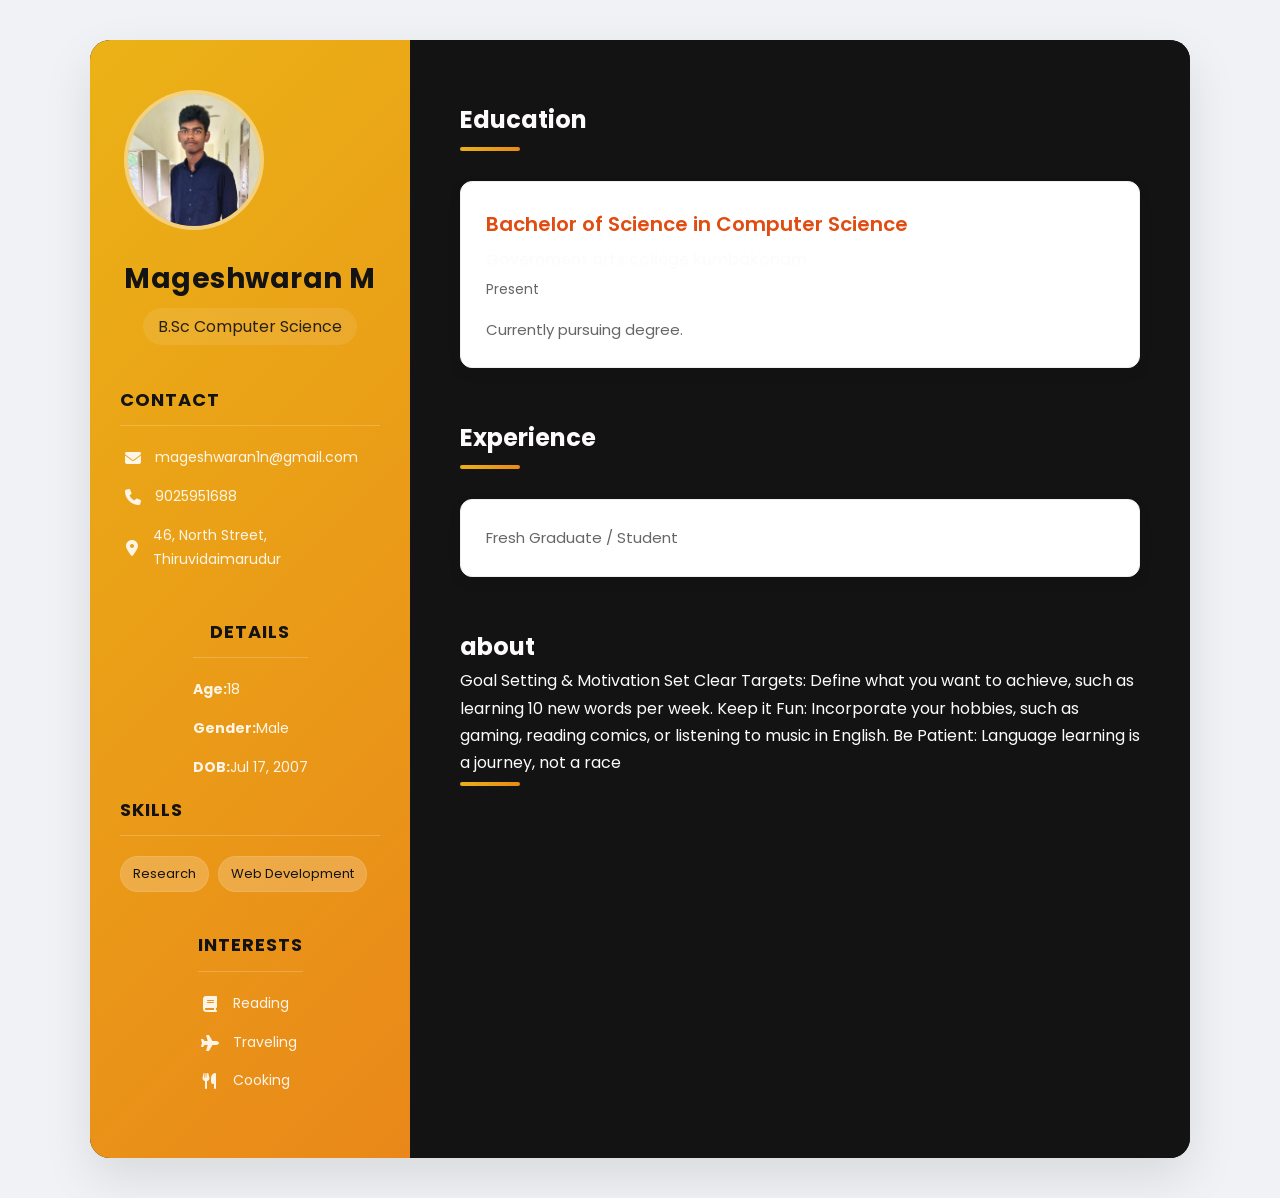
<file: index.html>
<!DOCTYPE html>
<html lang="en">

<head>
    <meta charset="UTF-8">
    <meta name="google-site-verification" content="0veEUopmQN18woKAWMeRm7DUTy8WROu-cUPT_0feynw" />
    <meta name="description" content="Mango Magesh (Mageshwaran Blog) – Learn programming, software development, and tech skills in Tamil. Become a super learner with easy tutorials, guides, and coding tips.">

<meta name="keywords" content="Mageshwaran blog, Mango Magesh, Tamil coding blog, programming in Tamil, software development Tamil, learn coding Tamil, tech blog India">

<meta name="author" content="Mageshwaran M">

<meta name="viewport" content="width=device-width, initial-scale=1.0">

<meta property="og:title" content="Mango Magesh | Mageshwaran Blog">

<meta property="og:description" content="Learn coding in Tamil with Mango Magesh. Simple, powerful tutorials to boost your tech skills.">

<meta property="og:type" content="website">
    <meta name="viewport" content="width=device-width, initial-scale=1.0">
    <title>Mageshwaran M - Resume</title>
    <link rel="stylesheet" href="resume.css">
    <link rel="preconnect" href="https://fonts.googleapis.com">
    <link rel="preconnect" href="https://fonts.gstatic.com" crossorigin>
    <link
        href="https://fonts.googleapis.com/css2?family=Poppins:wght@300;400;500;700&family=Inter:wght@300;400;500;600&display=swap"
        rel="stylesheet">
    <link rel="stylesheet" href="https://cdnjs.cloudflare.com/ajax/libs/font-awesome/6.4.0/css/all.min.css">
</head>

<body>
    <div class="resume-container">
        <aside class="sidebar">
            <div class="profile-header">
                <div class="avatar-placeholder"><img class="magesh" src="magesh1.jpeg"></div>
                <h1>Mageshwaran M</h1>
                <p class="title">B.Sc Computer Science</p>
            </div>

            <div class="contact-info">
                <h3>Contact</h3>
                <ul>
                    <li>
                        <i class="fa-solid fa-envelope"></i>
                        <a href="mailto:mageshwaran1n@gmail.com">mageshwaran1n@gmail.com</a>
                    </li>
                    <li>
                        <i class="fa-solid fa-phone"></i>
                        <span>9025951688</span>
                    </li>
                    <li>
                        <i class="fa-solid fa-location-dot"></i>
                        <span>46, North Street, Thiruvidaimarudur</span>
                    </li>
                </ul>
            </div>

            <div class="personal-details">
                <h3>Details</h3>
                <ul>
                    <li><strong>Age:</strong> 18</li>
                    <li><strong>Gender:</strong> Male</li>
                    <li><strong>DOB:</strong> Jul 17, 2007</li>
                </ul>
            </div>

            <div class="skills-section">
                <h3>Skills</h3>
                <div class="skills-list">
                    <span class="skill-tag">Research</span>
                    <span class="skill-tag">Web Development</span>
                </div>
            </div>



            <div class="interests-section">
                <h3>Interests</h3>
                <ul>
                    <li><i class="fa-solid fa-book"></i> Reading</li>
                    <li><i class="fa-solid fa-plane"></i> Traveling</li>
                    <li><i class="fa-solid fa-utensils"></i> Cooking</li>
                </ul>
            </div>
        </aside>

        <main class="main-content">
            <section class="section">
                <h2 class="section-title">Education</h2>
                <div class="timeline-item">
                    <div class="timeline-content">
                        <h3>Bachelor of Science in Computer Science</h3>
                        <p class="institution">Government arts college kumbakonam</p>
                        <!-- Placeholder, user didn't provide -->
                        <p class="date">Present</p>
                        <p class="description">Currently pursuing degree.</p>
                    </div>
                </div>
            </section>

            <section class="section">
                <h2 class="section-title">Experience</h2>
                <!-- Placeholder for future experience -->
                <div class="timeline-item">
                    <div class="timeline-content">
                        <p class="description">Fresh Graduate / Student</p>
                    </div>
                </div>
            </section>
            <div>
                <h2>about</h2>
                <p>Goal Setting & Motivation Set Clear Targets: Define what you want to achieve, such as learning 10 new
                    words per week.
                    Keep it Fun: Incorporate your hobbies, such as gaming, reading comics, or listening to music in
                    English.
                    Be Patient: Language learning is a journey, not a race</p>
            </div>

            <section class="section">
                <h2 class="section-title">

            </section>
        </main>
    </div>
</body>

</html>
</file>
<file: resume.css>
:root {
    --primary-gradient: linear-gradient(135deg, #ebb216 0%, #e98819 100%);
    --accent-color: #e04c11;
    --text-dark: #fdfbfb;
    --text-light: #666666;
    --white: #141313;
    --sidebar-width: 320px;
    --card-radius: 20px;
    --shadow: 0 20px 50px rgba(0, 0, 0, 0.1);
}
.magesh{
    width: 100%;
    height: 100%;
    border-radius: 100%;
}
.magesh:hover{
  transform: rotateY(360deg);
  transition:2s;
}
* {
    box-sizing: border-box;
    margin: 0;
    padding: 0;
}

body {
    font-family: 'Poppins', 'Inter', sans-serif;
    background-color: #f0f2f5;
    color: var(--text-dark);
    line-height: 1.7;
    min-height: 100vh;
    display: flex;
    justify-content: center;
    align-items: center;
    padding: 40px 20px;
}

.resume-container {
    display: flex;
    background-color: var(--white);
    width: 100%;
    max-width: 1100px;
    box-shadow: var(--shadow);
    border-radius: var(--card-radius);
    overflow: hidden;
    min-height: 800px;
}

/* Sidebar Styling */
.sidebar {
    width: var(--sidebar-width);
    background: var(--primary-gradient);
    color: var(--white);
    padding: 50px 30px;
    flex-shrink: 0;
    text-align: center;
    display: flex;
    flex-direction: column;
    align-items: center;
}

.avatar-placeholder {
    width: 140px;
    height: 140px;
    background-color: rgba(255, 255, 255, 0.2);
    color: var(--white);
    font-size: 48px;
    font-weight: 700;
    display: flex;
    align-items: center;
    justify-content: center;
    border-radius: 50%;
    margin-bottom: 25px;
    border: 4px solid rgba(255, 255, 255, 0.3);
    backdrop-filter: blur(5px);
}

.profile-header h1 {
    font-size: 28px;
    font-weight: 700;
    margin-bottom: 5px;
    letter-spacing: 0.5px;
}

.profile-header .title {
    font-size: 16px;
    opacity: 0.9;
    font-weight: 400;
    margin-bottom: 40px;
    display: inline-block;
    padding: 5px 15px;
    background: rgba(255, 255, 255, 0.1);
    border-radius: 20px;
}

.contact-info,
.skills-section,
.languages-section {
    width: 100%;
    text-align: left;
    margin-bottom: 30px;
}

.sidebar h3 {
    font-size: 18px;
    text-transform: uppercase;
    letter-spacing: 1px;
    margin-bottom: 20px;
    padding-bottom: 10px;
    border-bottom: 1px solid rgba(255, 255, 255, 0.2);
    color: var(--white);
}

.sidebar ul {
    list-style: none;
}

.sidebar li {
    margin-bottom: 15px;
    font-size: 14px;
    display: flex;
    align-items: center;
    color: rgba(255, 255, 255, 0.9);
}

.sidebar li i {
    width: 25px;
    margin-right: 10px;
    font-size: 16px;
    text-align: center;
}

.sidebar a {
    color: inherit;
    text-decoration: none;
    transition: opacity 0.3s;
}

.sidebar a:hover {
    opacity: 0.8;
}

.skill-tag {
    display: inline-block;
    background-color: rgba(255, 255, 255, 0.2);
    padding: 6px 12px;
    border-radius: 20px;
    font-size: 13px;
    margin: 0 5px 8px 0;
    border: 1px solid rgba(255, 255, 255, 0.1);
}

/* Main Content Styling */
.main-content {
    flex: 1;
    padding: 60px 50px;
    background-color: var(--white);
}

.section {
    margin-bottom: 50px;
}

.section-title {
    font-size: 24px;
    color: var(--text-dark);
    margin-bottom: 30px;
    font-weight: 700;
    position: relative;
    padding-bottom: 10px;
    display: inline-block;
}

.section-title::after {
    content: '';
    position: absolute;
    bottom: 0;
    left: 0;
    width: 60px;
    height: 4px;
    background: var(--primary-gradient);
    border-radius: 2px;
}

.timeline-item,
.reference-item {
    background: #fff;
    padding: 25px;
    border-radius: 12px;
    box-shadow: 0 5px 15px rgba(0, 0, 0, 0.05);
    margin-bottom: 25px;
    transition: transform 0.3s ease;
    border: 1px solid #f0f0f0;
}

.timeline-item:hover {
    transform: translateY(-5px);
    box-shadow: 0 8px 25px rgba(0, 0, 0, 0.1);
}

.timeline-content h3 {
    font-size: 20px;
    color: var(--accent-color);
    margin-bottom: 5px;
    font-weight: 600;
}

.timeline-content .institution {
    font-size: 16px;
    font-weight: 500;
    color: var(--text-dark);
    margin-bottom: 5px;
}

.timeline-content .date {
    font-size: 14px;
    color: var(--text-light);
    margin-bottom: 15px;
    display: block;
}

.timeline-content .description {
    font-size: 15px;
    color: var(--text-light);
}

/* Responsive Design */
@media (max-width: 900px) {
    body {
        padding: 0;
        align-items: flex-start;
    }

    .resume-container {
        flex-direction: column;
        border-radius: 0;
        box-shadow: none;
    }

    .sidebar {
        width: 100%;
        padding: 40px 20px;
    }

    .main-content {
        padding: 40px 20px;
    }
}
</file>
